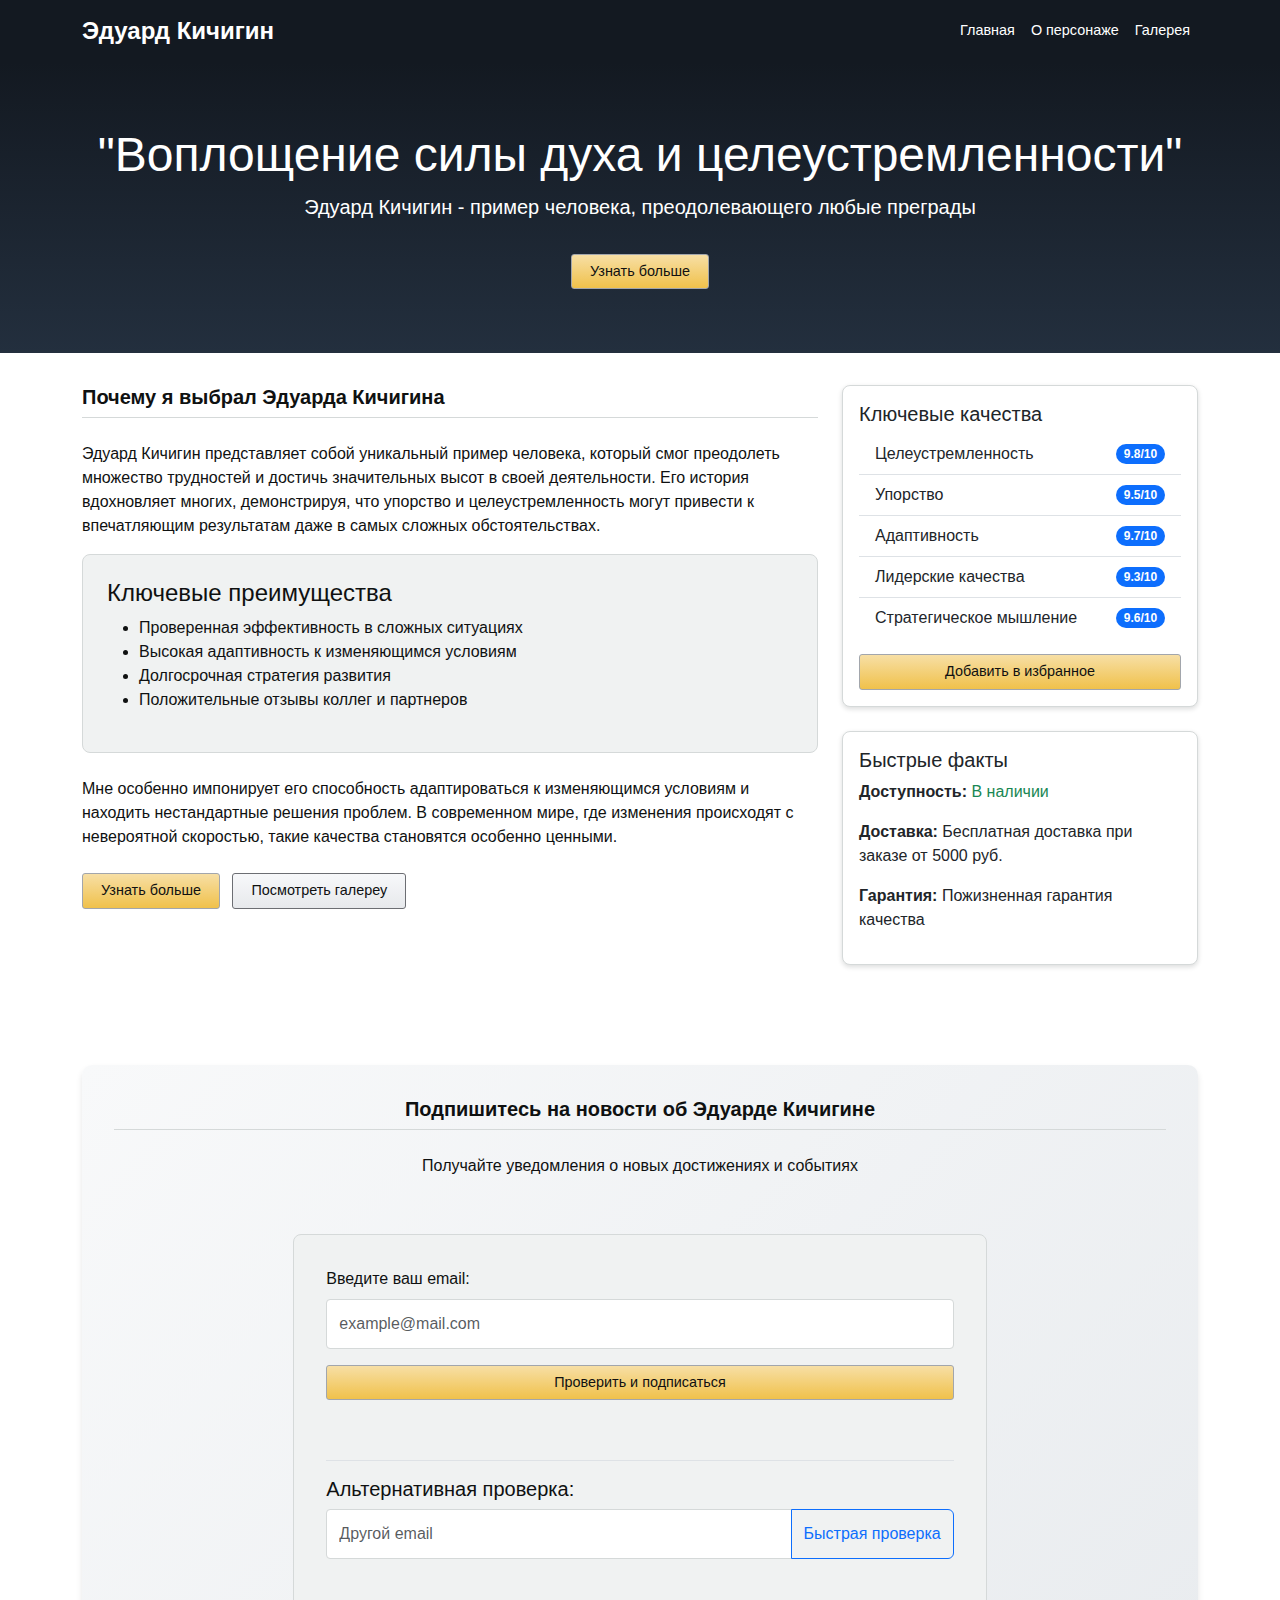
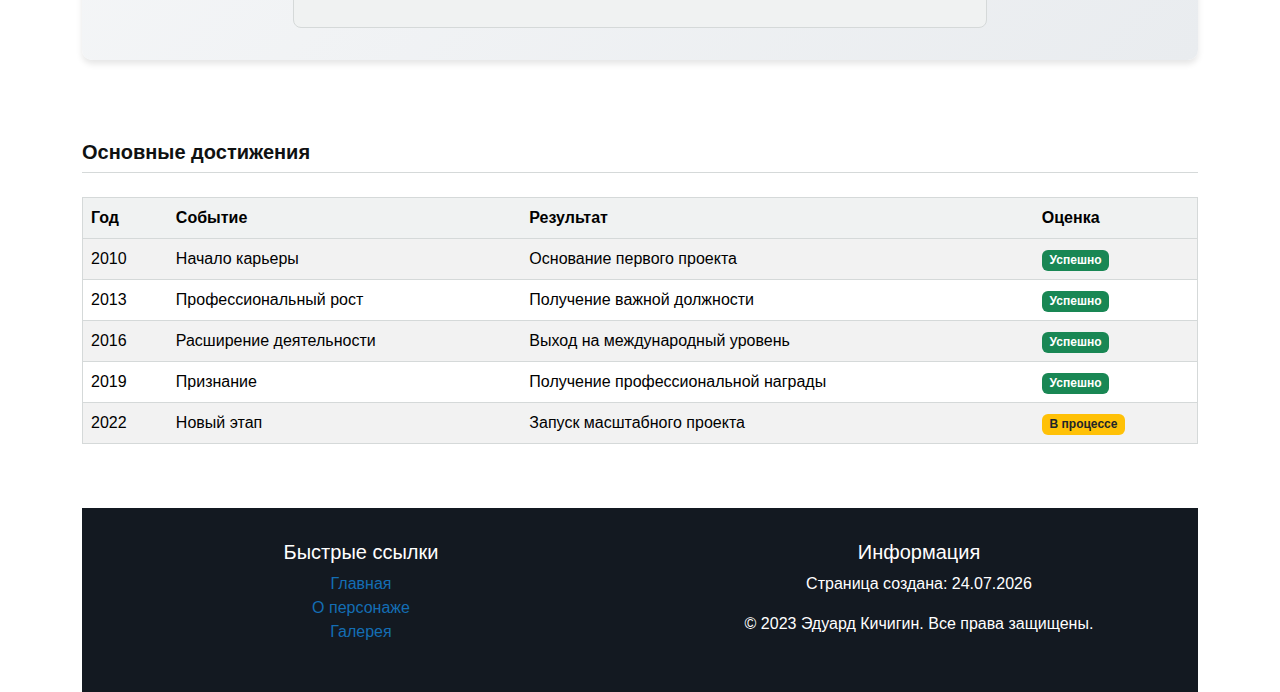
<file: index.html>
<!DOCTYPE html>
<html lang="ru">
<head>
    <meta charset="UTF-8">
    <meta name="viewport" content="width=device-width, initial-scale=1.0">
    <title>Страничка Эдуарда Кичигина</title>
    <!-- Bootstrap CSS -->
    <link href="https://cdn.jsdelivr.net/npm/bootstrap@5.3.0-alpha1/dist/css/bootstrap.min.css" rel="stylesheet">
    <link href="style.css" rel="stylesheet">
</head>
<body>
    <!-- Навигационная панель -->
    <nav class="navbar navbar-expand-lg navbar-dark">
        <div class="container">
            <a class="navbar-brand" href="index.html">Эдуард Кичигин</a>
            <button class="navbar-toggler" type="button" data-bs-toggle="collapse" data-bs-target="#navbarNav">
                <span class="navbar-toggler-icon"></span>
            </button>
            <div class="collapse navbar-collapse" id="navbarNav">
                <ul class="navbar-nav ms-auto">
                    <li class="nav-item">
                        <a class="nav-link active" href="index.html">Главная</a>
                    </li>
                    <li class="nav-item">
                        <a class="nav-link" href="character.html">О персонаже</a>
                    </li>
                    <li class="nav-item">
                        <a class="nav-link" href="images.html">Галерея</a>
                    </li>
                </ul>
            </div>
        </div>
    </nav>

    <div class="jumbotron">
        <div class="container text-center">
            <h1 class="display-5">"Воплощение силы духа и целеустремленности"</h1>
            <p class="lead">Эдуард Кичигин - пример человека, преодолевающего любые преграды</p>
            <a href="character.html" class="btn btn-primary mt-3">Узнать больше</a>
        </div>
    </div>

    <div class="container">
        <div class="row">
            <div class="col-md-8">
                <h2 class="section-title">Почему я выбрал Эдуарда Кичигина</h2>
                <p>Эдуард Кичигин представляет собой уникальный пример человека, который смог преодолеть множество трудностей и достичь значительных высот в своей деятельности. Его история вдохновляет многих, демонстрируя, что упорство и целеустремленность могут привести к впечатляющим результатам даже в самых сложных обстоятельствах.</p>
                
                <div class="feature-box">
                    <h4>Ключевые преимущества</h4>
                    <ul>
                        <li>Проверенная эффективность в сложных ситуациях</li>
                        <li>Высокая адаптивность к изменяющимся условиям</li>
                        <li>Долгосрочная стратегия развития</li>
                        <li>Положительные отзывы коллег и партнеров</li>
                    </ul>
                </div>
                
                <p>Мне особенно импонирует его способность адаптироваться к изменяющимся условиям и находить нестандартные решения проблем. В современном мире, где изменения происходят с невероятной скоростью, такие качества становятся особенно ценными.</p>
                
                <div class="mt-4">
                    <a href="character.html" class="btn btn-primary btn-lg">Узнать больше</a>
                    <a href="images.html" class="btn btn-secondary btn-lg ms-2">Посмотреть галереу</a>
                </div>
            </div>
            
            <div class="col-md-4">
                <div class="card">
                    <div class="card-body">
                        <h5 class="card-title">Ключевые качества</h5>
                        <ul class="list-group list-group-flush">
                            <li class="list-group-item d-flex justify-content-between align-items-center">
                                Целеустремленность
                                <span class="badge bg-primary rounded-pill">9.8/10</span>
                            </li>
                            <li class="list-group-item d-flex justify-content-between align-items-center">
                                Упорство
                                <span class="badge bg-primary rounded-pill">9.5/10</span>
                            </li>
                            <li class="list-group-item d-flex justify-content-between align-items-center">
                                Адаптивность
                                <span class="badge bg-primary rounded-pill">9.7/10</span>
                            </li>
                            <li class="list-group-item d-flex justify-content-between align-items-center">
                                Лидерские качества
                                <span class="badge bg-primary rounded-pill">9.3/10</span>
                            </li>
                            <li class="list-group-item d-flex justify-content-between align-items-center">
                                Стратегическое мышление
                                <span class="badge bg-primary rounded-pill">9.6/10</span>
                            </li>
                        </ul>
                        <div class="mt-3">
                            <div class="d-grid gap-2">
                                <button class="btn btn-primary">Добавить в избранное</button>
                            </div>
                        </div>
                    </div>
                </div>
                
                <div class="card mt-4">
                    <div class="card-body">
                        <h5 class="card-title">Быстрые факты</h5>
                        <p><strong>Доступность:</strong> <span class="text-success">В наличии</span></p>
                        <p><strong>Доставка:</strong> Бесплатная доставка при заказе от 5000 руб.</p>
                        <p><strong>Гарантия:</strong> Пожизненная гарантия качества</p>
                    </div>
                </div>
            </div>
        </div>
        
        <div class="row mt-5">
            <div class="col-12">
                <div class="email-section">
                    <h3 class="section-title text-center">Подпишитесь на новости об Эдуарде Кичигине</h3>
                    <p class="text-center mb-4">Получайте уведомления о новых достижениях и событиях</p>
                    
                    <div class="row justify-content-center">
                        <div class="col-md-8">
                            <div class="email-form">
                                <div class="mb-3">
                                    <label for="email" class="form-label">Введите ваш email:</label>
                                    <input type="email" class="form-control" id="email" placeholder="example@mail.com">
                                </div>
                                <div class="d-grid">
                                    <button class="btn btn-primary" onclick="validateEmail()">Проверить и подписаться</button>
                                </div>
                                <div id="validationResult" class="validation-message mt-3"></div>
                                
                                <div class="mt-4 pt-3 border-top">
                                    <h5>Альтернативная проверка:</h5>
                                    <div class="input-group mb-3">
                                        <input type="email" class="form-control" id="emailAlt" placeholder="Другой email">
                                        <button class="btn btn-outline-primary" type="button" onclick="validateEmailAlt()">Быстрая проверка</button>
                                    </div>
                                    <div id="validationResultAlt" class="validation-message"></div>
                                </div>
                            </div>
                        </div>
                    </div>
                </div>
            </div>
        </div>
        <div class="row mt-5">
            <div class="col-12">
                <h3 class="section-title">Основные достижения</h3>
                <table class="table table-striped table-hover">
                    <thead>
                        <tr>
                            <th>Год</th>
                            <th>Событие</th>
                            <th>Результат</th>
                            <th>Оценка</th>
                        </tr>
                    </thead>
                    <tbody>
                        <tr>
                            <td>2010</td>
                            <td>Начало карьеры</td>
                            <td>Основание первого проекта</td>
                            <td><span class="badge bg-success">Успешно</span></td>
                        </tr>
                        <tr>
                            <td>2013</td>
                            <td>Профессиональный рост</td>
                            <td>Получение важной должности</td>
                            <td><span class="badge bg-success">Успешно</span></td>
                        </tr>
                        <tr>
                            <td>2016</td>
                            <td>Расширение деятельности</td>
                            <td>Выход на международный уровень</td>
                            <td><span class="badge bg-success">Успешно</span></td>
                        </tr>
                        <tr>
                            <td>2019</td>
                            <td>Признание</td>
                            <td>Получение профессиональной награды</td>
                            <td><span class="badge bg-success">Успешно</span></td>
                        </tr>
                        <tr>
                            <td>2022</td>
                            <td>Новый этап</td>
                            <td>Запуск масштабного проекта</td>
                            <td><span class="badge bg-warning text-dark">В процессе</span></td>
                        </tr>
                    </tbody>
                </table>
            </div>
        </div>
        
    <!-- Подвал -->
    <footer class="text-center">
        <div class="container">
            <div class="row">
                <div class="col-md-6">
                    <h5>Быстрые ссылки</h5>
                    <ul class="list-unstyled">
                        <li><a href="index.html" class="amazon-link">Главная</a></li>
                        <li><a href="character.html" class="amazon-link">О персонаже</a></li>
                        <li><a href="images.html" class="amazon-link">Галерея</a></li>
                    </ul>
                </div>
                <div class="col-md-6">
                    <h5>Информация</h5>
                    <p>Страница создана: <span id="current-date"></span></p>
                    <p>© 2023 Эдуард Кичигин. Все права защищены.</p>
                </div>
            </div>
        </div>
    </footer>

    <!-- Bootstrap JS -->
    <script src="https://cdn.jsdelivr.net/npm/bootstrap@5.3.0-alpha1/dist/js/bootstrap.bundle.min.js"></script>
    
    <script>
        // Установка текущей даты в подвале
        document.getElementById('current-date').textContent = new Date().toLocaleDateString('ru-RU');
        
        // Функция проверки email
        function validateEmail() {
            const email = document.getElementById('email').value;
            const resultElement = document.getElementById('validationResult');
            
            if (email.includes('@') && email.includes('.')) {
                resultElement.textContent = 'Верный email!';
                resultElement.className = 'validation-message validation-success';
            } else {
                resultElement.textContent = 'Неверный email. Введите корректный адрес.';
                resultElement.className = 'validation-message validation-error';
            }
        }
        
        function validateEmailAlt() {
            const email = document.getElementById('emailAlt').value;
            const resultElement = document.getElementById('validationResultAlt');
            
            const emailRegex = /^[^\s@]+@[^\s@]+\.[^\s@]+$/;
            
            if (emailRegex.test(email)) {
                resultElement.textContent = 'Email корректен!';
                resultElement.className = 'validation-message validation-success';
            } else {
                resultElement.textContent = 'Неверный формат email. Пример: example@mail.com';
                resultElement.className = 'validation-message validation-error';
            }
        }
        
        function originalValidation() {
            alert(document.getElementById('email').value.includes('@') ? 'Верно' : 'Неверный email');
        }
    </script>
</body>
</html>
</file>
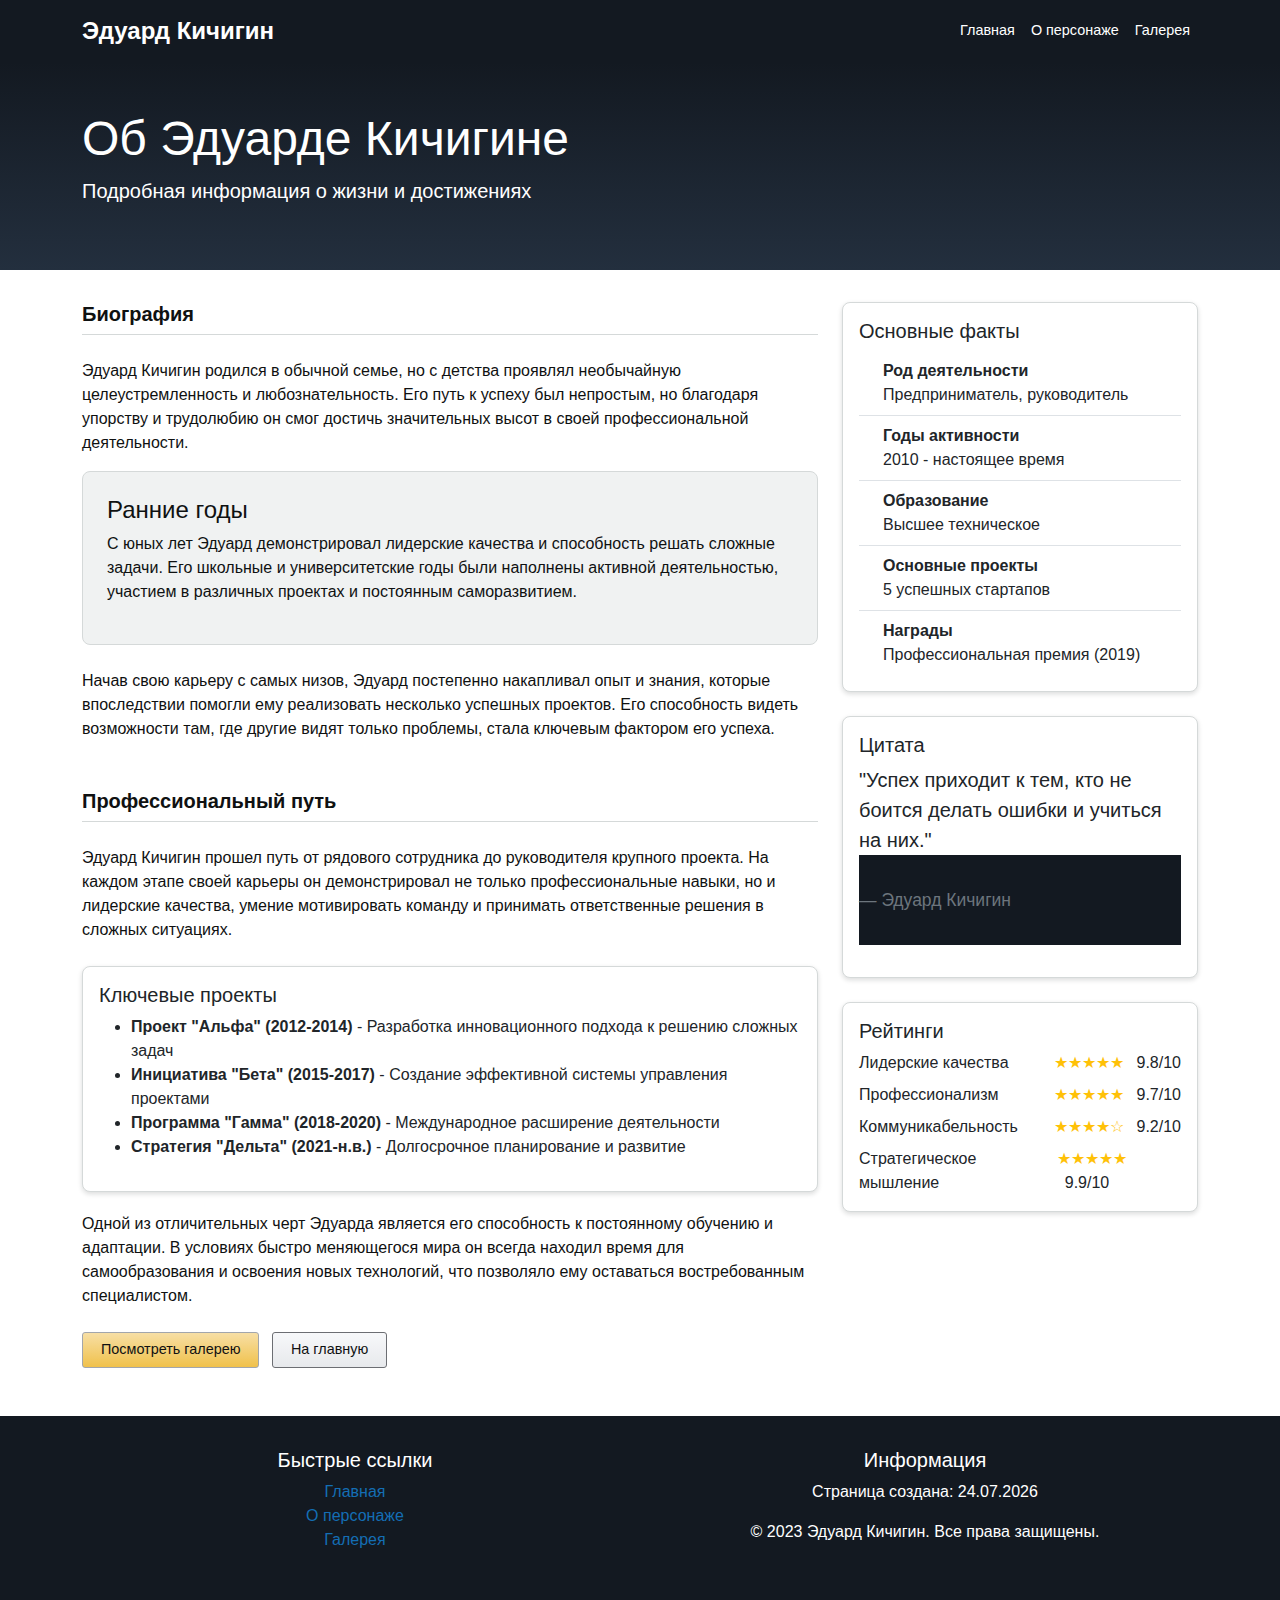
<file: character.html>
<!DOCTYPE html>
<html lang="ru">
<head>
    <meta charset="UTF-8">
    <meta name="viewport" content="width=device-width, initial-scale=1.0">
    <title>О персонаже - Эдуард Кичигин</title>
    <link href="https://cdn.jsdelivr.net/npm/bootstrap@5.3.0-alpha1/dist/css/bootstrap.min.css" rel="stylesheet">
    <link href="style.css" rel="stylesheet">
</head>
<body>
    <nav class="navbar navbar-expand-lg navbar-dark">
        <div class="container">
            <a class="navbar-brand" href="index.html">Эдуард Кичигин</a>
            <button class="navbar-toggler" type="button" data-bs-toggle="collapse" data-bs-target="#navbarNav">
                <span class="navbar-toggler-icon"></span>
            </button>
            <div class="collapse navbar-collapse" id="navbarNav">
                <ul class="navbar-nav ms-auto">
                    <li class="nav-item">
                        <a class="nav-link" href="index.html">Главная</a>
                    </li>
                    <li class="nav-item">
                        <a class="nav-link active" href="character.html">О персонаже</a>
                    </li>
                    <li class="nav-item">
                        <a class="nav-link" href="images.html">Галерея</a>
                    </li>
                </ul>
            </div>
        </div>
    </nav>

    <div class="page-header">
        <div class="container">
            <h1 class="display-5">Об Эдуарде Кичигине</h1>
            <p class="lead">Подробная информация о жизни и достижениях</p>
        </div>
    </div>

    <div class="container">
        <div class="row">
            <div class="col-md-8">
                <h2 class="section-title">Биография</h2>
                <p>Эдуард Кичигин родился в обычной семье, но с детства проявлял необычайную целеустремленность и любознательность. Его путь к успеху был непростым, но благодаря упорству и трудолюбию он смог достичь значительных высот в своей профессиональной деятельности.</p>
                
                <div class="feature-box">
                    <h4>Ранние годы</h4>
                    <p>С юных лет Эдуард демонстрировал лидерские качества и способность решать сложные задачи. Его школьные и университетские годы были наполнены активной деятельностью, участием в различных проектах и постоянным саморазвитием.</p>
                </div>
                
                <p>Начав свою карьеру с самых низов, Эдуард постепенно накапливал опыт и знания, которые впоследствии помогли ему реализовать несколько успешных проектов. Его способность видеть возможности там, где другие видят только проблемы, стала ключевым фактором его успеха.</p>
                
                <h3 class="section-title mt-5">Профессиональный путь</h3>
                <p>Эдуард Кичигин прошел путь от рядового сотрудника до руководителя крупного проекта. На каждом этапе своей карьеры он демонстрировал не только профессиональные навыки, но и лидерские качества, умение мотивировать команду и принимать ответственные решения в сложных ситуациях.</p>
                
                <div class="card mt-4">
                    <div class="card-body">
                        <h5 class="card-title">Ключевые проекты</h5>
                        <ul>
                            <li><strong>Проект "Альфа" (2012-2014)</strong> - Разработка инновационного подхода к решению сложных задач</li>
                            <li><strong>Инициатива "Бета" (2015-2017)</strong> - Создание эффективной системы управления проектами</li>
                            <li><strong>Программа "Гамма" (2018-2020)</strong> - Международное расширение деятельности</li>
                            <li><strong>Стратегия "Дельта" (2021-н.в.)</strong> - Долгосрочное планирование и развитие</li>
                        </ul>
                    </div>
                </div>
                
                <p>Одной из отличительных черт Эдуарда является его способность к постоянному обучению и адаптации. В условиях быстро меняющегося мира он всегда находил время для самообразования и освоения новых технологий, что позволяло ему оставаться востребованным специалистом.</p>
                
                <div class="mt-4">
                    <a href="images.html" class="btn btn-primary">Посмотреть галерею</a>
                    <a href="index.html" class="btn btn-secondary ms-2">На главную</a>
                </div>
            </div>
            
            <div class="col-md-4">
                <div class="card">
                    <div class="card-body">
                        <h5 class="card-title">Основные факты</h5>
                        <ul class="list-group list-group-flush">
                            <li class="list-group-item d-flex justify-content-between align-items-start">
                                <div class="ms-2 me-auto">
                                    <div class="fw-bold">Род деятельности</div>
                                    Предприниматель, руководитель
                                </div>
                            </li>
                            <li class="list-group-item d-flex justify-content-between align-items-start">
                                <div class="ms-2 me-auto">
                                    <div class="fw-bold">Годы активности</div>
                                    2010 - настоящее время
                                </div>
                            </li>
                            <li class="list-group-item d-flex justify-content-between align-items-start">
                                <div class="ms-2 me-auto">
                                    <div class="fw-bold">Образование</div>
                                    Высшее техническое
                                </div>
                            </li>
                            <li class="list-group-item d-flex justify-content-between align-items-start">
                                <div class="ms-2 me-auto">
                                    <div class="fw-bold">Основные проекты</div>
                                    5 успешных стартапов
                                </div>
                            </li>
                            <li class="list-group-item d-flex justify-content-between align-items-start">
                                <div class="ms-2 me-auto">
                                    <div class="fw-bold">Награды</div>
                                    Профессиональная премия (2019)
                                </div>
                            </li>
                        </ul>
                    </div>
                </div>
                
                <div class="card mt-4">
                    <div class="card-body">
                        <h5 class="card-title">Цитата</h5>
                        <blockquote class="blockquote">
                            <p>"Успех приходит к тем, кто не боится делать ошибки и учиться на них."</p>
                            <footer class="blockquote-footer">Эдуард Кичигин</footer>
                        </blockquote>
                    </div>
                </div>
                
                <div class="card mt-4">
                    <div class="card-body">
                        <h5 class="card-title">Рейтинги</h5>
                        <div class="d-flex justify-content-between align-items-center mb-2">
                            <span>Лидерские качества</span>
                            <div>
                                <span class="text-warning">★★★★★</span>
                                <span class="ms-2">9.8/10</span>
                            </div>
                        </div>
                        <div class="d-flex justify-content-between align-items-center mb-2">
                            <span>Профессионализм</span>
                            <div>
                                <span class="text-warning">★★★★★</span>
                                <span class="ms-2">9.7/10</span>
                            </div>
                        </div>
                        <div class="d-flex justify-content-between align-items-center mb-2">
                            <span>Коммуникабельность</span>
                            <div>
                                <span class="text-warning">★★★★☆</span>
                                <span class="ms-2">9.2/10</span>
                            </div>
                        </div>
                        <div class="d-flex justify-content-between align-items-center">
                            <span>Стратегическое мышление</span>
                            <div>
                                <span class="text-warning">★★★★★</span>
                                <span class="ms-2">9.9/10</span>
                            </div>
                        </div>
                    </div>
                </div>
            </div>
        </div>
    </div>

    <footer class="text-center">
        <div class="container">
            <div class="row">
                <div class="col-md-6">
                    <h5>Быстрые ссылки</h5>
                    <ul class="list-unstyled">
                        <li><a href="index.html" class="amazon-link">Главная</a></li>
                        <li><a href="character.html" class="amazon-link">О персонаже</a></li>
                        <li><a href="images.html" class="amazon-link">Галерея</a></li>
                    </ul>
                </div>
                <div class="col-md-6">
                    <h5>Информация</h5>
                    <p>Страница создана: <span id="current-date"></span></p>
                    <p>© 2023 Эдуард Кичигин. Все права защищены.</p>
                </div>
            </div>
        </div>
    </footer>

    <script src="https://cdn.jsdelivr.net/npm/bootstrap@5.3.0-alpha1/dist/js/bootstrap.bundle.min.js"></script>
    
    <script>
        document.getElementById('current-date').textContent = new Date().toLocaleDateString('ru-RU');
    </script>
</body>
</html>
</file>
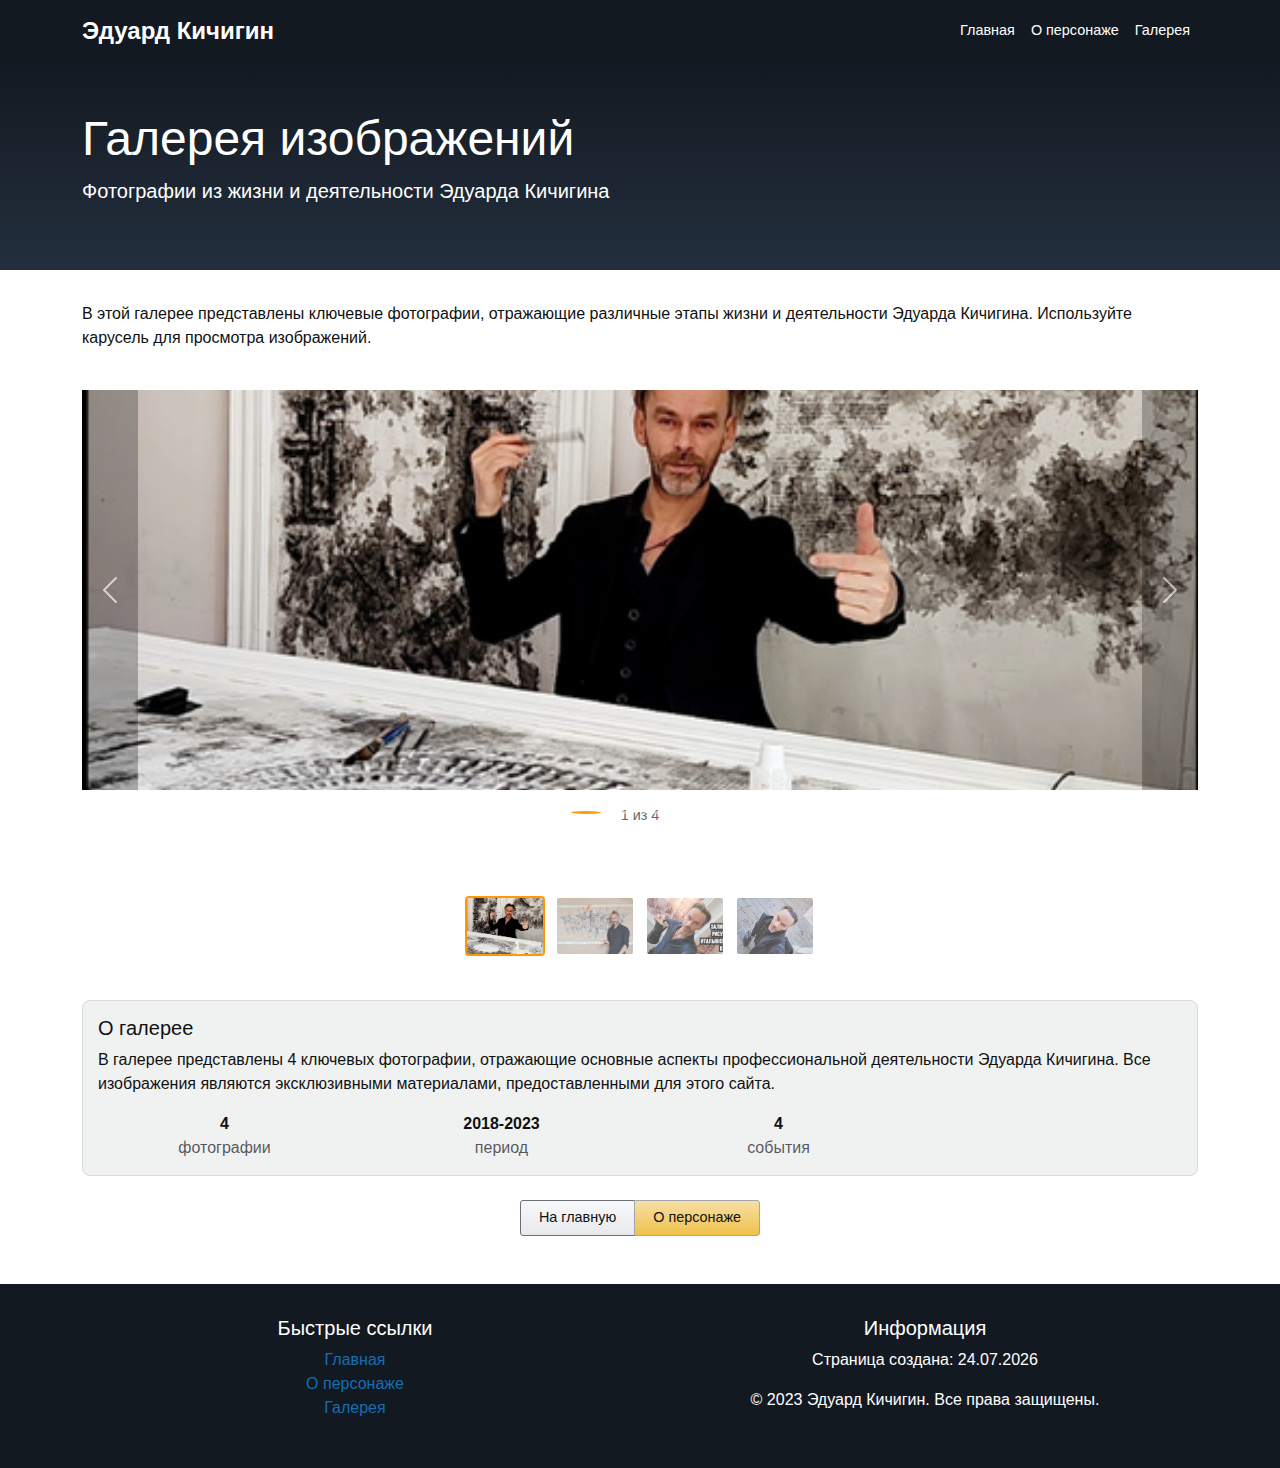
<file: images.html>
<!DOCTYPE html>
<html lang="ru">
<head>
    <meta charset="UTF-8">
    <meta name="viewport" content="width=device-width, initial-scale=1.0">
    <title>Галерея - Эдуард Кичигин</title>
    <link href="https://cdn.jsdelivr.net/npm/bootstrap@5.3.0-alpha1/dist/css/bootstrap.min.css" rel="stylesheet">
    <link href="style.css" rel="stylesheet">
</head>
<body>
    <nav class="navbar navbar-expand-lg navbar-dark">
        <div class="container">
            <a class="navbar-brand" href="index.html">Эдуард Кичигин</a>
            <button class="navbar-toggler" type="button" data-bs-toggle="collapse" data-bs-target="#navbarNav">
                <span class="navbar-toggler-icon"></span>
            </button>
            <div class="collapse navbar-collapse" id="navbarNav">
                <ul class="navbar-nav ms-auto">
                    <li class="nav-item">
                        <a class="nav-link" href="index.html">Главная</a>
                    </li>
                    <li class="nav-item">
                        <a class="nav-link" href="character.html">О персонаже</a>
                    </li>
                    <li class="nav-item">
                        <a class="nav-link active" href="images.html">Галерея</a>
                    </li>
                </ul>
            </div>
        </div>
    </nav>

    <div class="page-header">
        <div class="container">
            <h1 class="display-5">Галерея изображений</h1>
            <p class="lead">Фотографии из жизни и деятельности Эдуарда Кичигина</p>
        </div>
    </div>

    <div class="container">
        <div class="row">
            <div class="col-12 mb-4">
                <p>В этой галерее представлены ключевые фотографии, отражающие различные этапы жизни и деятельности Эдуарда Кичигина. Используйте карусель для просмотра изображений.</p>
            </div>
        </div>
        
        <div class="row">
            <div class="col-12">
                <div id="galleryCarousel" class="carousel slide" data-bs-ride="carousel">
                    <div class="carousel-indicators">
                        <button type="button" data-bs-target="#galleryCarousel" data-bs-slide-to="0" class="active" aria-current="true" aria-label="Slide 1"></button>
                        <button type="button" data-bs-target="#galleryCarousel" data-bs-slide-to="1" aria-label="Slide 2"></button>
                        <button type="button" data-bs-target="#galleryCarousel" data-bs-slide-to="2" aria-label="Slide 3"></button>
                        <button type="button" data-bs-target="#galleryCarousel" data-bs-slide-to="3" aria-label="Slide 4"></button>
                    </div>
                    <div class="carousel-inner">
                        <div class="carousel-item active">
                            <img src="work.jpeg" class="d-block w-100 gallery-img" alt="Рабочий процесс">
                        </div>
                        <div class="carousel-item">
                            <img src="rabota.webp" class="d-block w-100 gallery-img" alt="работы">
                        </div>
                        <div class="carousel-item">
                            <img src="kofe.jpeg" class="d-block w-100 gallery-img" alt="кофейничает">
                        </div>
                        <div class="carousel-item">
                            <img src="monocoleso.jpeg" class="d-block w-100 gallery-img" alt="на моноколесе">
                        </div>
                    </div>
                    <button class="carousel-control-prev" type="button" data-bs-target="#galleryCarousel" data-bs-slide="prev">
                        <span class="carousel-control-prev-icon" aria-hidden="true"></span>
                        <span class="visually-hidden">Предыдущий</span>
                    </button>
                    <button class="carousel-control-next" type="button" data-bs-target="#galleryCarousel" data-bs-slide="next">
                        <span class="carousel-control-next-icon" aria-hidden="true"></span>
                        <span class="visually-hidden">Следующий</span>
                    </button>
                </div>
                
                <div class="photo-counter">
                    <span id="current-photo">1</span> из 4
                </div>
                
                <div class="thumbnail-container">
                    <img src="work.jpeg" class="thumbnail active" data-bs-target="#galleryCarousel" data-bs-slide-to="0" alt="Миниатюра 1">
                    <img src="rabota.webp" class="thumbnail" data-bs-target="#galleryCarousel" data-bs-slide-to="1" alt="Миниатюра 2">
                    <img src="kofe.jpeg" class="thumbnail" data-bs-target="#galleryCarousel" data-bs-slide-to="2" alt="Миниатюра 3">
                    <img src="monocoleso.jpeg" class="thumbnail" data-bs-target="#galleryCarousel" data-bs-slide-to="3" alt="Миниатюра 4">
                </div>
            </div>
        </div>
        
        <div class="row mt-4">
            <div class="col-12">
                <div class="gallery-stats">
                    <h5>О галерее</h5>
                    <p>В галерее представлены 4 ключевых фотографии, отражающие основные аспекты профессиональной деятельности Эдуарда Кичигина. Все изображения являются эксклюзивными материалами, предоставленными для этого сайта.</p>
                    <div class="row text-center mt-3">
                        <div class="col-md-3">
                            <div class="fw-bold">4</div>
                            <div class="text-muted">фотографии</div>
                        </div>
                        <div class="col-md-3">
                            <div class="fw-bold">2018-2023</div>
                            <div class="text-muted">период</div>
                        </div>
                        <div class="col-md-3">
                            <div class="fw-bold">4</div>
                            <div class="text-muted">события</div>
                        </div>
                    </div>
                </div>
            </div>
        </div>
        
        <div class="row mt-4">
            <div class="col-12 text-center">
                <div class="btn-group" role="group">
                    <a href="index.html" class="btn btn-secondary">На главную</a>
                    <a href="character.html" class="btn btn-primary">О персонаже</a>
                </div>
            </div>
        </div>
    </div>

    <footer class="text-center">
        <div class="container">
            <div class="row">
                <div class="col-md-6">
                    <h5>Быстрые ссылки</h5>
                    <ul class="list-unstyled">
                        <li><a href="index.html" class="amazon-link">Главная</a></li>
                        <li><a href="character.html" class="amazon-link">О персонаже</a></li>
                        <li><a href="images.html" class="amazon-link">Галерея</a></li>
                    </ul>
                </div>
                <div class="col-md-6">
                    <h5>Информация</h5>
                    <p>Страница создана: <span id="current-date"></span></p>
                    <p>© 2023 Эдуард Кичигин. Все права защищены.</p>
                </div>
            </div>
        </div>
    </footer>

    <script src="https://cdn.jsdelivr.net/npm/bootstrap@5.3.0-alpha1/dist/js/bootstrap.bundle.min.js"></script>
    
    <script>
        document.getElementById('current-date').textContent = new Date().toLocaleDateString('ru-RU');
        
        const carousel = document.getElementById('galleryCarousel');
        carousel.addEventListener('slide.bs.carousel', function (event) {
            const nextIndex = event.to + 1;
            document.getElementById('current-photo').textContent = nextIndex;
            updateThumbnails(event.to);
        });
        
        function updateThumbnails(activeIndex) {
            const thumbnails = document.querySelectorAll('.thumbnail');
            thumbnails.forEach((thumb, index) => {
                if (index === activeIndex) {
                    thumb.classList.add('active');
                } else {
                    thumb.classList.remove('active');
                }
            });
        }
        
        document.querySelectorAll('.thumbnail').forEach((thumb, index) => {
            thumb.addEventListener('click', function() {
                const carousel = new bootstrap.Carousel(document.getElementById('galleryCarousel'));
                carousel.to(index);
                document.getElementById('current-photo').textContent = index + 1;
            });
        });
    </script>
</body>
</html>
</file>
<file: style.css>
:root {
    --amazon-orange: #ff9900;
    --amazon-dark: #131921;
    --amazon-blue: #146eb4;
    --amazon-light: #f0f2f2;
    --amazon-border: #d5d9d9;
}

body {
    font-family: Arial, sans-serif;
    color: #0F1111;
    background-color: white;
    line-height: 1.5;
}

.navbar {
    background-color: var(--amazon-dark) !important;
    padding: 0.5rem 0;
}

.navbar-brand {
    color: white !important;
    font-weight: bold;
    font-size: 1.5rem;
}

.nav-link {
    color: white !important;
    font-size: 0.9rem;
}

.jumbotron {
    background: linear-gradient(to bottom, var(--amazon-dark), #232f3e);
    color: white;
    padding: 4rem 2rem;
    margin-bottom: 2rem;
    border-radius: 0;
}

.page-header {
    background: linear-gradient(to bottom, var(--amazon-dark), #232f3e);
    color: white;
    padding: 3rem 0;
    margin-bottom: 2rem;
    border-radius: 0;
}

.card {
    border: 1px solid var(--amazon-border);
    border-radius: 8px;
    box-shadow: 0 2px 5px rgba(15,17,17,.15);
    transition: all 0.3s;
    margin-bottom: 20px;
}

.card:hover {
    box-shadow: 0 5px 15px rgba(15,17,17,.25);
}

.btn-primary {
    background: linear-gradient(to bottom, #f7dfa5, #f0c14b);
    border: 1px solid #a2a6ac;
    color: #111;
    border-radius: 3px;
    font-size: 0.9rem;
    padding: 6px 18px;
}

.btn-primary:hover {
    background: linear-gradient(to bottom, #f5d78e, #eeb933);
}

.btn-secondary {
    background: linear-gradient(to bottom, #f7f8fa, #e7e9ec);
    border: 1px solid #6c6e73;
    color: #0F1111;
    border-radius: 3px;
    font-size: 0.9rem;
    padding: 6px 18px;
}

footer {
    background-color: var(--amazon-dark);
    color: white;
    padding: 2rem 0;
    margin-top: 3rem;
}

.carousel-item img {
    height: 400px;
    object-fit: cover;
}

.carousel-control-prev, .carousel-control-next {
    background-color: rgba(0,0,0,0.5);
    width: 5%;
}

.table {
    border: 1px solid var(--amazon-border);
}

.table th {
    background-color: var(--amazon-light);
    border-bottom: 1px solid var(--amazon-border);
}

.amazon-link {
    color: var(--amazon-blue);
    text-decoration: none;
}

.amazon-link:hover {
    color: var(--amazon-orange);
    text-decoration: underline;
}

.section-title {
    border-bottom: 1px solid var(--amazon-border);
    padding-bottom: 0.5rem;
    margin-bottom: 1.5rem;
    font-size: 1.25rem;
    font-weight: 700;
}

.feature-box {
    background-color: var(--amazon-light);
    border: 1px solid var(--amazon-border);
    border-radius: 8px;
    padding: 1.5rem;
    margin-bottom: 1.5rem;
}

.price-tag {
    color: #B12704;
    font-size: 1.1rem;
    font-weight: bold;
}

.gallery-img {
    height: 500px;
    object-fit: cover;
    width: 100%;
}

.carousel-caption {
    background-color: rgba(0,0,0,0.7);
    border-radius: 5px;
    padding: 15px;
    bottom: 20px;
}

.carousel-indicators {
    bottom: -50px;
}

.carousel-indicators button {
    width: 12px;
    height: 12px;
    border-radius: 50%;
    background-color: var(--amazon-dark);
}

.carousel-indicators button.active {
    background-color: var(--amazon-orange);
}

.thumbnail-container {
    display: flex;
    justify-content: center;
    margin-top: 70px;
    flex-wrap: wrap;
    gap: 10px;
}

.thumbnail {
    width: 80px;
    height: 60px;
    object-fit: cover;
    cursor: pointer;
    border: 2px solid transparent;
    border-radius: 4px;
    opacity: 0.7;
    transition: all 0.3s;
}

.thumbnail:hover, .thumbnail.active {
    opacity: 1;
    border-color: var(--amazon-orange);
}

.image-info {
    margin-top: 30px;
    padding: 20px;
    background-color: var(--amazon-light);
    border-radius: 8px;
    border: 1px solid var(--amazon-border);
}

.gallery-stats {
    background-color: var(--amazon-light);
    border-radius: 8px;
    padding: 15px;
    margin-top: 20px;
    border: 1px solid var(--amazon-border);
}

.photo-counter {
    text-align: center;
    margin-top: 15px;
    font-size: 0.9rem;
    color: #666;
}

/* Стили для формы */
.email-form {
    background-color: var(--amazon-light);
    border-radius: 8px;
    padding: 2rem;
    border: 1px solid var(--amazon-border);
    margin-top: 2rem;
}

.form-control {
    border: 1px solid var(--amazon-border);
    border-radius: 4px;
    padding: 0.75rem;
    font-size: 1rem;
}

.form-control:focus {
    border-color: var(--amazon-orange);
    box-shadow: 0 0 0 0.2rem rgba(255, 153, 0, 0.25);
}

.validation-message {
    margin-top: 10px;
    padding: 10px;
    border-radius: 4px;
    font-weight: bold;
    text-align: center;
}

.validation-success {
    background-color: #d4edda;
    color: #155724;
    border: 1px solid #c3e6cb;
}

.validation-error {
    background-color: #f8d7da;
    color: #721c24;
    border: 1px solid #f5c6cb;
}

.email-section {
    background: linear-gradient(135deg, #f8f9fa 0%, #e9ecef 100%);
    border-radius: 10px;
    padding: 2rem;
    margin: 2rem 0;
    box-shadow: 0 4px 6px rgba(0,0,0,0.1);
}
</file>
